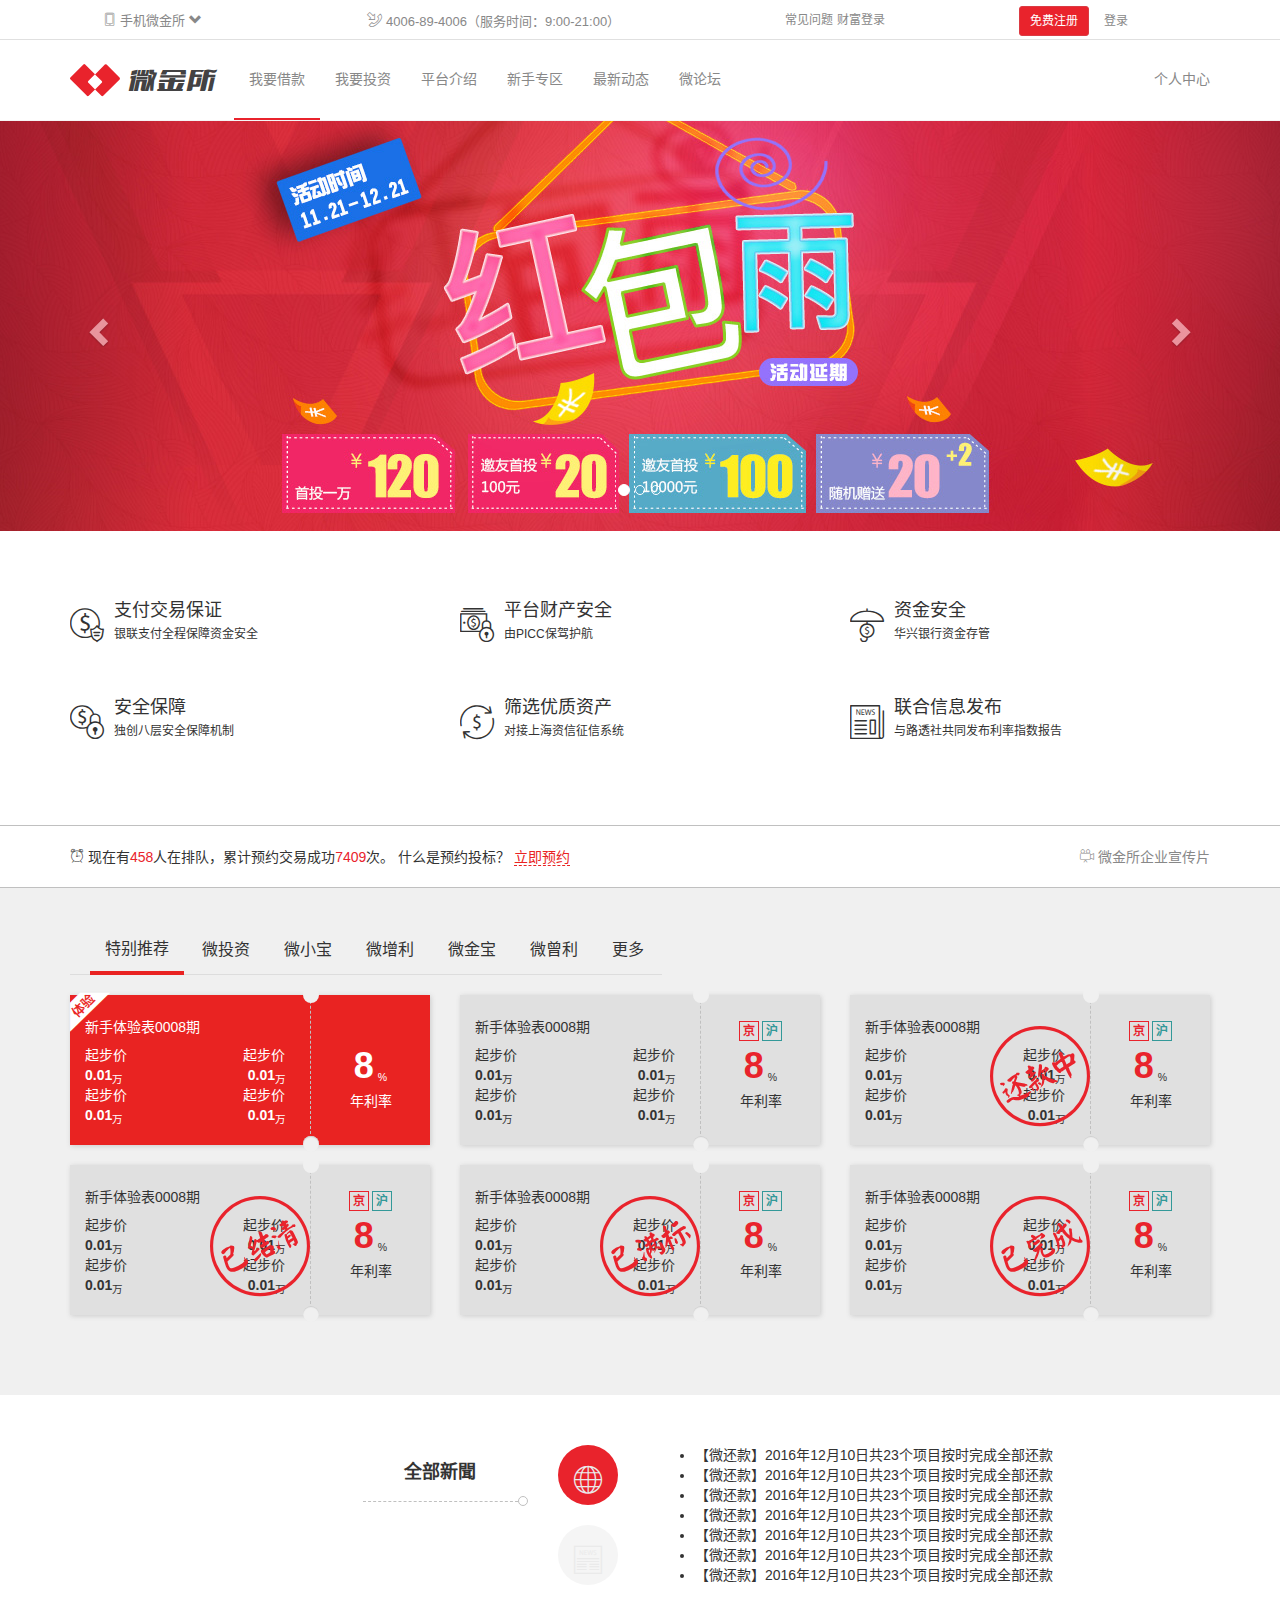
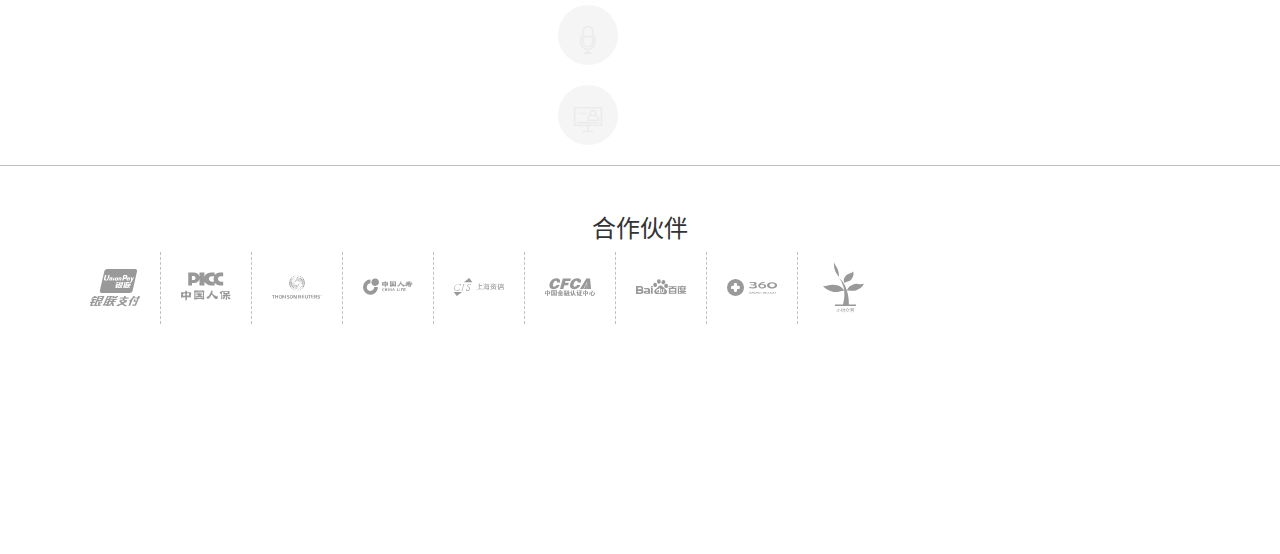
<file: index.html>
<!DOCTYPE html>
<html lang="zh-CN">
  <head>
   <!-- 设置当前html文档的字符编码 -->
    <meta charset="utf-8">
    <!-- 设置浏览器的兼容模式版本（让IE最新的渲染引擎工作） -->
     <meta http-equiv="X-UA-Compatible" content="IE=edge">
   
    <!-- 声明当前网页在移动端浏览器中展示相关设置 -->
    <meta name="viewport" content="width=device-width, initial-scale=1">
    <!-- 上述3个meta标签*必须*放在最前面，任何其他内容都*必须*跟随其后！ -->
    <title>传智播客</title>

    <!-- 引入Bootstrap 列表-->
    <link href="lib/bootstrap/css/bootstrap.css" rel="stylesheet">
	<!-- 条件注释：是当判断条件满足时，就会执行注释中的HTML代码，不满足时会当做注释忽略掉 -->
 
    <!--[if lt IE 9]>
      <script src="lib/bootstrap/html5shiv/3.7.2/html5shiv.min.js"></script>
      <script src="lib/bootstrap/respond.js/1.4.2/respond.min.js"></script>
    <![endif]-->
     <link href="css/main.css" rel="stylesheet">
  </head>
  <body>
  	<!-- 头部区域 -->
    <header id="header">
       <!--  <div class="topbar hidden-sm hidden-xs"> -->
        <div class="topbar visible-md visible-lg">
          <div class="container">
              <div class="row">
                <div class="col-md-2 text-center">
                  <a href="#" class="mobile-link">
                    <i class="icon-mobilephone"></i>
                    <span>手机微金所</span>
                    <i class=" glyphicon glyphicon-chevron-down"></i>
                    <img src="img/c_06.jpg" alt="扫一扫">
                  </a>
                </div>
                <div class="col-md-5 text-center">
                  <i class="icon-telephone"></i>
                  <span>4006-89-4006（服务时间：9:00-21:00）</span>
                </div>
                <div class="col-md-2 text-center">
                   <a href="#">常见问题</a>
                   <a href="#">财富登录</a>
                </div>
                <div class="col-md-3 text-center">
                  <a href="#" class="btn btn-register btn-sm">免费注册</a>
                 <a href="#" class="btn btn-link btn-sm"  data-toggle="modal" data-target="#login-form">登录</a>
                </div>
              </div>

          </div> 
        </div>
        <nav class="navbar navbar-itcast navbar-static-top"  data-spy="affix" data-offset-top="60" data-offset-bottom="200">
          <div class="container">
            <div class="navbar-header">
              <button type="button" class="navbar-toggle collapsed" data-toggle="collapse" data-target="#bs-example-navbar-collapse-1" aria-expanded="false">
              <span class="sr-only">切换菜单</span>
              <span class="icon-bar"></span>
              <span class="icon-bar"></span>
              <span class="icon-bar"></span>
              </button>
              <a class="navbar-brand" href="#">
                <i class="icon-icon"></i>
                <i class="icon-logo"></i>
              </a>
             </div>  
              <div class="collapse navbar-collapse" id="bs-example-navbar-collapse-1">
                <ul class="nav navbar-nav">
                <li class="active"><a href="#">我要借款</a></li>
                <li><a href="#">我要投资</a></li>
                <li><a href="#">平台介绍</a></li>
                <li><a href="#">新手专区</a></li>
                <li><a href="#">最新动态</a></li>
                <li><a href="#">微论坛</a></li>
              </ul>
              <ul class="nav navbar-nav navbar-right hidden-sm"><li><a href="#">个人中心</a></li></ul>
              </div>
           
          </div>
        </nav>
    </header>
     <!--  /头部区域 -->
      <!--  轮播通栏 -->
      <section id="main_ad">
        <div id="carousel-example-generic" class="carousel slide" data-ride="carousel">
            <!-- 下面的笑点，活动指示器 -->
            <ol class="carousel-indicators">
              <li data-target="#carousel-example-generic" data-slide-to="0" class="active"></li>
              <li data-target="#carousel-example-generic" data-slide-to="1"></li>
              <li data-target="#carousel-example-generic" data-slide-to="2"></li>
            </ol>

            <!-- 轮播项 -->
            <div class="carousel-inner" role="listbox">
              <div class="item active" data-image-lg="img/slide_01_2000x410.jpg" data-image-xs="img/slide_01_640x340.jpg"></div>
              <div class="item" data-image-lg="img/slide_02_2000x410.jpg" data-image-xs="img/slide_02_640x340.jpg"></div>
              <div class="item" data-image-lg="img/slide_03_2000x410.jpg" data-image-xs="img/slide_03_640x340.jpg"></div>
            </div>

            <!-- 控制按钮 -->
            <a class="left carousel-control" href="#carousel-example-generic" role="button" data-slide="prev">
              <span class="glyphicon glyphicon-chevron-left" aria-hidden="true"></span>
              <span class="sr-only">Previous</span>
            </a>
            <a class="right carousel-control" href="#carousel-example-generic" role="button" data-slide="next">
              <span class="glyphicon glyphicon-chevron-right" aria-hidden="true"></span>
              <span class="sr-only">Next</span>
            </a>
        </div>
      </section>
      <!--  /轮播通栏 -->
       <!--  特色介绍 -->
      <section id='tese' class="hidden-xs">
        <div class="container">
          <div class="row">
            <div class="col-sm-6 col-md-4">
              <div class="media">
                  <a href="#">
                    <div class="media-left">
                     <i class="icon-uniE907"></i>
                    </div>
                    <div class="media-body">
                      <h4 class="media-heading">支付交易保证</h4>
                      <p>银联支付全程保障资金安全</p>
                    </div>
                  </a>   
              </div>
            </div>
            <div class="col-sm-6 col-md-4">
              <div class="media">
                  <a href="#">
                    <div class="media-left">
                     <i class="icon-uniE903"></i>
                    </div>
                    <div class="media-body">
                      <h4 class="media-heading">平台财产安全</h4>
                      <p>由PICC保驾护航</p> 
                    </div>
                  </a>   
              </div>
            </div>
            <div class="col-sm-6 col-md-4">
              <div class="media">
                  <a href="#">
                    <div class="media-left">
                     <i class="icon-uniE901"></i>
                    </div>
                    <div class="media-body">
                      <h4 class="media-heading">资金安全</h4>
                      <p>华兴银行资金存管</p>
                    </div>
                  </a>   
              </div>
            </div>
            <div class="col-sm-6 col-md-4">
              <div class="media">
                  <a href="#">
                    <div class="media-left">
                     <i class="icon-uniE900"></i>
                    </div>
                    <div class="media-body">
                      <h4 class="media-heading">安全保障</h4>
                      <p>独创八层安全保障机制</p>
                    </div>
                  </a>   
              </div>
            </div>
            <div class="col-sm-6 col-md-4">
              <div class="media">
                  <a href="#">
                    <div class="media-left">
                     <i class="icon-uniE904"></i>
                    </div>
                    <div class="media-body">
                      <h4 class="media-heading">筛选优质资产</h4>
                      <p>对接上海资信征信系统</p>
                    </div>
                  </a>   
              </div>
            </div>
            <div class="col-sm-6 col-md-4">
              <div class="media">
                  <a href="#">
                    <div class="media-left">
                     <i class="icon-uniE902"></i>
                    </div>
                    <div class="media-body">
                      <h4 class="media-heading">联合信息发布</h4>
                      <p>与路透社共同发布利率指数报告</p>
                    </div>
                  </a>   
              </div>
            </div>
          </div>
        </div>
      </section>
      <!--  /特色介绍 -->
       <!--  立即预约 -->
      <section id="ljyy">
        <div class="container">
          <p class="pull-left">
            <i class="icon-uniE906"></i>
            现在有<span>458</span>人在排队，累计预约交易成功<span>7409</span>次。 什么是预约投标？ 
            <a href="#">立即预约</a>
          </p>
           <p class="pull-right hidden-sm hidden-xs">
               <a href="#">
                 <i class="icon-uniE905"></i>
                 微金所企业宣传片
               </a>
            </p>
        </div>
      </section>
      <!--  /立即预约 -->
       <!--  产品推荐 -->
      <section id="products">
        <div class="container">
          <!-- 
            1.给ul加一个横向容器，这个容器有横向滚动条
            2.动态设置ul的宽度，这个宽度由内容决定
            width=sum{li。width}
           -->
           <!-- 选项卡标题 -->
          <div class="ul-wrapper">
            <ul class="nav nav-tabs" role="tablist">
              <li role="presentation" class="active"><a href="#tab_01" aria-controls="tab_01" role="tab" data-toggle="tab">特别推荐</a></li>
              <li role="presentation"><a href="#tab_02" aria-controls="tab_02" role="tab" data-toggle="tab">微投资</a></li>
              <li role="presentation"><a href="#tab_03" aria-controls="tab_03" role="tab" data-toggle="tab">微小宝</a></li>
              <li role="presentation"><a href="#tab_04" aria-controls="tab_04" role="tab" data-toggle="tab">微增利</a></li>
                <li role="presentation"><a href="#tab_05" aria-controls="tab_04" role="tab" data-toggle="tab">微金宝</a></li>
                <li role="presentation"><a href="#tab_06" aria-controls="tab_04" role="tab" data-toggle="tab">微曾利</a></li>
              <li class="pull-right hidden-xs hidden-sm"><a href="#">更多</a></li>
            </ul>
          </div>


          <!-- 所有的选项卡内容 -->
            <div class="tab-content" >
              <div role="tabpanel" class="tab-pane  fade in active" id="tab_01">
                
                    <div class="row">
                      <div class="col-xs-12 col-sm-6 col-md-4">
                          <div class="panel panel-czbk actived">
                            <div class="panel-heading">
                              <p>
                                <strong>8</strong>
                                <sub>%</sub>
                                <br>
                                <span>年利率</span>
                              </p>
                            </div>
                              <div class="panel-body">
                                <h5>新手体验表0008期</h5>
                                <div class="row">
                                  <div class="col-xs-6 text-left">
                                    <p>起步价</p>
                                    <p><strong>0.01</strong><sub>万</sub></p>
                                  </div>
                                  <div class="col-xs-6 text-right">
                                    <p>起步价</p>
                                    <p><strong>0.01</strong><sub>万</sub></p>
                                  </div>
                                  <div class="col-xs-6 text-left">
                                    <p>起步价</p>
                                    <p><strong>0.01</strong><sub>万</sub></p>
                                  </div>
                                  <div class="col-xs-6 text-right">
                                    <p>起步价</p>
                                    <p><strong>0.01</strong><sub>万</sub></p>
                                  </div>
                              </div>
                              </div>
                          </div>
                      </div>
                        <div class="col-xs-12 col-sm-6 col-md-4">

                        <div class="panel panel-czbk disabled">
                            <div class="panel-heading">
                            <p class="tooltips">
                              <a class="badge badge-one" data-toggle="tooltip" data-placement="top" title="北京市" href="#" >京</a>
                              <a class="badge badge-two" data-toggle="tooltip" data-placement="top" title="实地认证" href="#">沪</a>
                            </p>
                              <p>
                                <strong>8</strong>
                                <sub>%</sub>
                                <br>
                                <span>年利率</span>
                              </p>
                            </div>
                              <div class="panel-body">
                                <h5>新手体验表0008期</h5>
                                <div class="row">
                                  <div class="col-xs-6 text-left">
                                    <p>起步价</p>
                                    <p><strong>0.01</strong><sub>万</sub></p>
                                  </div>
                                  <div class="col-xs-6 text-right">
                                    <p>起步价</p>
                                    <p><strong>0.01</strong><sub>万</sub></p>
                                  </div>
                                  <div class="col-xs-6 text-left">
                                    <p>起步价</p>
                                    <p><strong>0.01</strong><sub>万</sub></p>
                                  </div>
                                  <div class="col-xs-6 text-right">
                                    <p>起步价</p>
                                    <p><strong>0.01</strong><sub>万</sub></p>
                                  </div>
                              </div>
                              </div>
                        </div>
                      </div>
                      <div class="col-xs-12 col-sm-6 col-md-4">
                        <div class="state-1">
                            <div class="panel panel-czbk disabled">
                                <div class="panel-heading">
                                    <p class="tooltips">
                                        <a class="badge badge-one" data-toggle="tooltip" data-placement="top" title="北京市" href="#" >京</a>
                                        <a class="badge badge-two" data-toggle="tooltip" data-placement="top" title="实地认证" href="#">沪</a>
                                    </p>
                                    <p>
                                        <strong>8</strong>
                                        <sub>%</sub>
                                        <br>
                                        <span>年利率</span>
                                    </p>
                                </div>
                                <div class="panel-body">
                                    <h5>新手体验表0008期</h5>
                                    <div class="row">
                                        <div class="col-xs-6 text-left">
                                            <p>起步价</p>
                                            <p><strong>0.01</strong><sub>万</sub></p>
                                        </div>
                                        <div class="col-xs-6 text-right">
                                            <p>起步价</p>
                                            <p><strong>0.01</strong><sub>万</sub></p>
                                        </div>
                                        <div class="col-xs-6 text-left">
                                            <p>起步价</p>
                                            <p><strong>0.01</strong><sub>万</sub></p>
                                        </div>
                                        <div class="col-xs-6 text-right">
                                            <p>起步价</p>
                                            <p><strong>0.01</strong><sub>万</sub></p>
                                        </div>
                                    </div>
                                </div>
                            </div>
                        </div>
                      </div>
                      <div class="col-xs-12 col-sm-6 col-md-4">
                       <div class="state-2">
                          <div class="panel panel-czbk disabled">
                              <div class="panel-heading">
                                  <p class="tooltips">
                                      <a class="badge badge-one" data-toggle="tooltip" data-placement="top" title="北京市" href="#" >京</a>
                                      <a class="badge badge-two" data-toggle="tooltip" data-placement="top" title="实地认证" href="#">沪</a>
                                  </p>
                                  <p>
                                      <strong>8</strong>
                                      <sub>%</sub>
                                      <br>
                                      <span>年利率</span>
                                  </p>
                              </div>
                              <div class="panel-body">
                                  <h5>新手体验表0008期</h5>
                                  <div class="row">
                                      <div class="col-xs-6 text-left">
                                          <p>起步价</p>
                                          <p><strong>0.01</strong><sub>万</sub></p>
                                      </div>
                                      <div class="col-xs-6 text-right">
                                          <p>起步价</p>
                                          <p><strong>0.01</strong><sub>万</sub></p>
                                      </div>
                                      <div class="col-xs-6 text-left">
                                          <p>起步价</p>
                                          <p><strong>0.01</strong><sub>万</sub></p>
                                      </div>
                                      <div class="col-xs-6 text-right">
                                          <p>起步价</p>
                                          <p><strong>0.01</strong><sub>万</sub></p>
                                      </div>
                                  </div>
                              </div>
                          </div>
                      </div>
                      </div>
                    
                   <div class="col-xs-12 col-sm-6 col-md-4">
                        <div class="state-3">
                            <div class="panel panel-czbk disabled">
                                <div class="panel-heading">
                                    <p class="tooltips">
                                        <a class="badge badge-one" data-toggle="tooltip" data-placement="top" title="北京市" href="#" >京</a>
                                        <a class="badge badge-two" data-toggle="tooltip" data-placement="top" title="实地认证" href="#">沪</a>
                                    </p>
                                    <p>
                                        <strong>8</strong>
                                        <sub>%</sub>
                                        <br>
                                        <span>年利率</span>
                                    </p>
                                </div>
                                <div class="panel-body">
                                    <h5>新手体验表0008期</h5>
                                    <div class="row">
                                        <div class="col-xs-6 text-left">
                                            <p>起步价</p>
                                            <p><strong>0.01</strong><sub>万</sub></p>
                                        </div>
                                        <div class="col-xs-6 text-right">
                                            <p>起步价</p>
                                            <p><strong>0.01</strong><sub>万</sub></p>
                                        </div>
                                        <div class="col-xs-6 text-left">
                                            <p>起步价</p>
                                            <p><strong>0.01</strong><sub>万</sub></p>
                                        </div>
                                        <div class="col-xs-6 text-right">
                                            <p>起步价</p>
                                            <p><strong>0.01</strong><sub>万</sub></p>
                                        </div>
                                    </div>
                                </div>
                            </div>
                        </div>
                      </div>
                     <div class="col-xs-12 col-sm-6 col-md-4">
                         <div class="state-4">
                             <div class="panel panel-czbk disabled">
                                 <div class="panel-heading">
                                     <p class="tooltips">
                                         <a class="badge badge-one" data-toggle="tooltip" data-placement="top" title="北京市" href="#" >京</a>
                                         <a class="badge badge-two" data-toggle="tooltip" data-placement="top" title="实地认证" href="#">沪</a>
                                     </p>
                                     <p>
                                         <strong>8</strong>
                                         <sub>%</sub>
                                         <br>
                                         <span>年利率</span>
                                     </p>
                                 </div>
                                 <div class="panel-body">
                                     <h5>新手体验表0008期</h5>
                                     <div class="row">
                                         <div class="col-xs-6 text-left">
                                             <p>起步价</p>
                                             <p><strong>0.01</strong><sub>万</sub></p>
                                         </div>
                                         <div class="col-xs-6 text-right">
                                             <p>起步价</p>
                                             <p><strong>0.01</strong><sub>万</sub></p>
                                         </div>
                                         <div class="col-xs-6 text-left">
                                             <p>起步价</p>
                                             <p><strong>0.01</strong><sub>万</sub></p>
                                         </div>
                                         <div class="col-xs-6 text-right">
                                             <p>起步价</p>
                                             <p><strong>0.01</strong><sub>万</sub></p>
                                         </div>
                                     </div>
                                 </div>
                             </div>
                         </div>
                      </div>

                    </div>
              </div>
              <div role="tabpanel" class="tab-pane fade" id="tab_02">...</div>
              <div role="tabpanel" class="tab-pane fade" id="tab_03">...</div>
              <div role="tabpanel" class="tab-pane fade" id="tab_04">...</div>
              <div role="tabpanel" class="tab-pane fade" id="tab_05">...</div>
                <div role="tabpanel" class="tab-pane fade" id="tab_06">...</div>
            </div>
        </div>
      </section>
      <!--  /产品推荐 -->
      <!--  新闻列表 --> 
      <section id="news">
          <div class="container">
              <div class="row">
                  <div class="col-sm-2 col-sm-offset-3">
                      <div class="news-title">
                         全部新聞
                      </div>
                  </div>
                  <div class="col-sm-1">
                      <ul class="nav nav-pills nav-stacked" role="tablist">
                          <li role="presentation" class="active"><a href="#news—01"  data-title="全部新聞" data-toggle="tab"><i class="icon-news01"></i></a></li>
                          <li role="presentation" ><a href="#news02"  data-title="媒體報道" data-toggle="tab" ><i class="icon-news02" ></i></a></li>
                          <li role="presentation" ><a href="#news03" data-title="微金所頭條" data-toggle="tab" ><i class="icon-news03"></i></a></li>
                          <li role="presentation"  ><a href="#news04" data-title="行業資訊" data-toggle="tab"><i class="icon-news04"></i></a></li>
                      </ul>
                  </div>
                  <div class="col-sm-6">
                      <div class="tab-content">
                          <div role="tabpanel" class="tab-pane active fade in" id="news01">
                            <ul>
                              <li>【微还款】2016年12月10日共23个项目按时完成全部还款</li>
                              <li>【微还款】2016年12月10日共23个项目按时完成全部还款</li>
                              <li>【微还款】2016年12月10日共23个项目按时完成全部还款</li>
                              <li>【微还款】2016年12月10日共23个项目按时完成全部还款</li>
                              <li>【微还款】2016年12月10日共23个项目按时完成全部还款</li>
                              <li>【微还款】2016年12月10日共23个项目按时完成全部还款</li>
                              <li>【微还款】2016年12月10日共23个项目按时完成全部还款</li>
                            </ul>
                          </div>
                          <div role="tabpanel" class="tab-pane fade" id="news02">
                            <ul>
                              <li>【微还款】2016年12月10日共23个项目按时完成全部还款</li>
                              <li>【微还款】2016年12月10日共23个项目按时完成全部还款</li>
                              <li>【微还款】2016年12月10日共23个项目按时完成全部还款</li>
                              <li>【微还款】2016年12月10日共23个项目按时完成全部还款</li>
                              <li>【微还款】2016年12月10日共23个项目按时完成全部还款</li>
                              <li>【微还款】2016年12月10日共23个项目按时完成全部还款</li>
                              <li>【微还款】2016年12月10日共23个项目按时完成全部还款</li>
                            </ul>
                          </div>
                          <div role="tabpanel" class="tab-pane fade" id="news03">...</div>
                          <div role="tabpanel" class="tab-pane fade" id="news04">...</div>
                      </div>
                  </div>
              </div>
          </div>
      </section>
      <!--  /新闻列表 -->
       <!--  合作伙伴 -->
      <section id="partner" class="hidden-sm hidden-xs">
        <div class="container text-center center-block">
            <h3>合作伙伴</h3>
          <ul class="partner-list">
            <li>
              <a class="icon-uniE930" href="http://www.chinapay.com/" target="_blank"></a>
            </li>
            <li>
              <a class="icon-uniE92F" href="http://www.chinapay.com/" target="_blank"></a>
            </li>
            <li>
              <a class="icon-uniE92E" href="http://www.chinapay.com/" target="_blank"></a>
            </li>
            <li>
              <a class="icon-uniE92A" href="http://www.chinapay.com/" target="_blank"></a>
            </li>
            <li>
              <a class="icon-uniE929" href="http://www.chinapay.com/" target="_blank"></a>
            </li>
            <li>
              <a class="icon-uniE931" href="http://www.chinapay.com/" target="_blank"></a>
            </li>
            <li>
              <a class="icon-uniE92C" href="http://www.chinapay.com/" target="_blank"></a>
            </li>
            <li>
              <a class="icon-uniE92B" href="http://www.chinapay.com/" target="_blank"></a>
            </li>
            <li>
              <a class="icon-uniE92D" href="http://www.chinapay.com/" target="_blank"></a>
            </li>
          </ul>
        </div>
      </section>
      <!--  /合作伙伴 -->
       <!--  脚注区域-->
      <footer id="footer"></footer>

       <!--  /脚注区域 -->
       <!-- Modal -->
      <div class="modal fade" id="login-form" tabindex="-1" role="dialog" aria-labelledby="login-form-title">
        <div class="modal-dialog" role="document">
          <div class="modal-content">
            <div class="modal-header">
              <button type="button" class="close" data-dismiss="modal" aria-label="Close"><span aria-hidden="true">&times;</span></button>
              <h4 class="modal-title" id="login-form-title">登录</h4>
            </div>
            <div class="modal-body">
             <form class="form-horizontal">
                  <div class="form-group">
                    <label for="inputEmail3" class="col-sm-2 control-label">Email</label>
                    <div class="col-sm-10">
                      <input type="email" class="form-control" id="inputEmail3" placeholder="Email">
                    </div>
                  </div>
                  <div class="form-group">
                    <label for="inputPassword3" class="col-sm-2 control-label">Password</label>
                    <div class="col-sm-10">
                      <input type="password" class="form-control" id="inputPassword3" placeholder="Password">
                    </div>
                  </div>
                  <div class="form-group">
                    <div class="col-sm-offset-2 col-sm-10">
                      <div class="checkbox">
                        <label>
                          <input type="checkbox"> Remember me
                        </label>
                      </div>
                    </div>
                  </div>
                  <div class="form-group">
                    <div class="col-sm-offset-2 col-sm-10">
                      <button type="submit" class="btn btn-default">Sign in</button>
                    </div>
                  </div>
                </form>
            </div>
          </div>
        </div>
      </div>

    <script src="lib/jquery/jquery.js"></script>
    <script src="lib/bootstrap/js/bootstrap.js"></script>
    <script src="js/main.js"></script>
  </body>
</html>
</file>
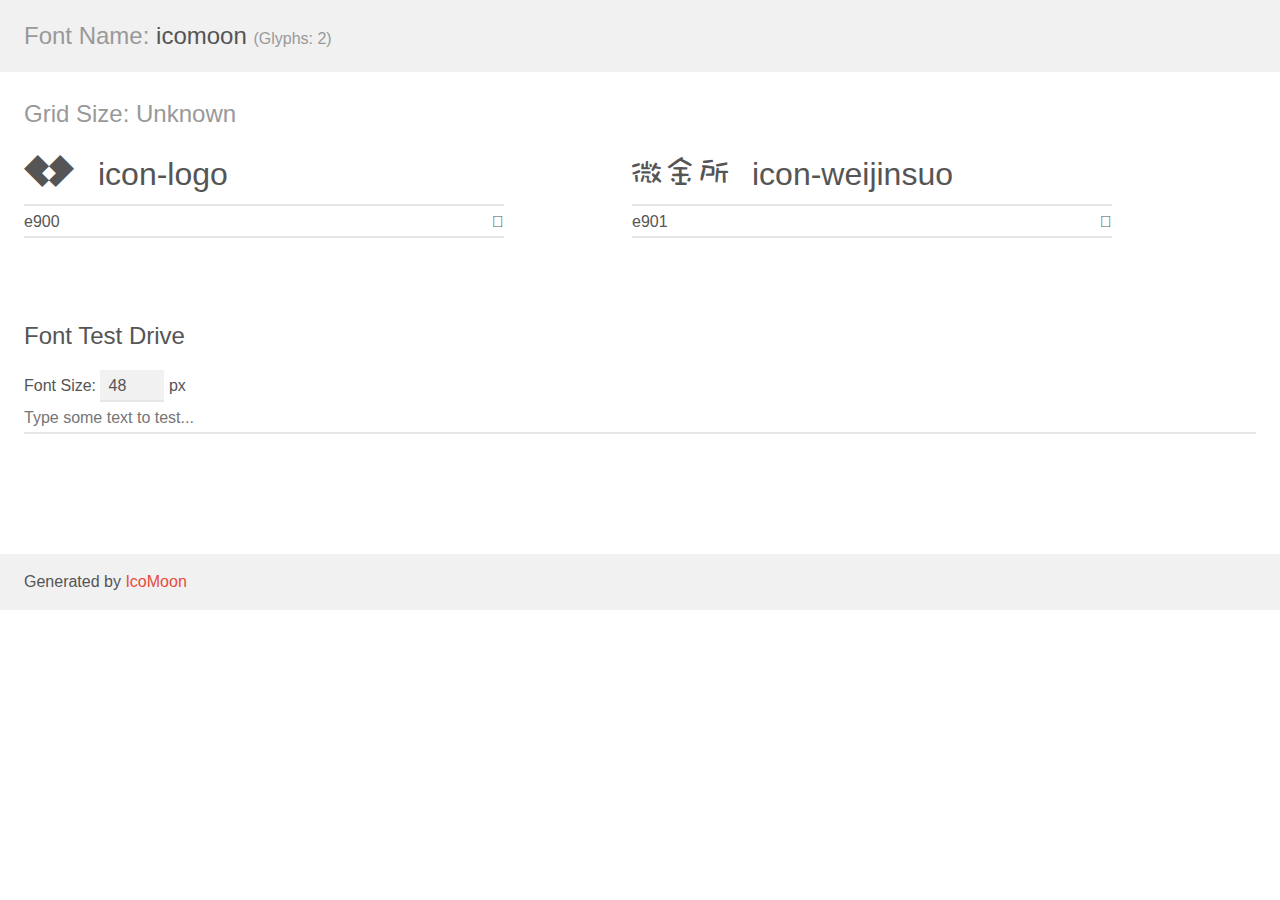
<file: font/icomoon/demo.html>
<!doctype html>
<html>
<head>
    <meta charset="utf-8">
    <title>IcoMoon Demo</title>
    <meta name="description" content="An Icon Font Generated By IcoMoon.io">
    <meta name="viewport" content="width=device-width, initial-scale=1">
    <link rel="stylesheet" href="demo-files/demo.css">
    <link rel="stylesheet" href="style.css"></head>
<body>
    <div class="bgc1 clearfix">
        <h1 class="mhmm mvm"><span class="fgc1">Font Name:</span> icomoon <small class="fgc1">(Glyphs:&nbsp;2)</small></h1>
    </div>
    <div class="clearfix mhl ptl">
        <h1 class="mvm mtn fgc1">Grid Size: Unknown</h1>
        <div class="glyph fs1">
            <div class="clearfix bshadow0 pbs">
                <span class="icon-logo">
                
                </span>
                <span class="mls"> icon-logo</span>
            </div>
            <fieldset class="fs0 size1of1 clearfix hidden-false">
                <input type="text" readonly value="e900" class="unit size1of2" />
                <input type="text" maxlength="1" readonly value="&#xe900;" class="unitRight size1of2 talign-right" />
            </fieldset>
            <div class="fs0 bshadow0 clearfix hidden-true">
                <span class="unit pvs fgc1">liga: </span>
                <input type="text" readonly value="" class="liga unitRight" />
            </div>
        </div>
        <div class="glyph fs1">
            <div class="clearfix bshadow0 pbs">
                <span class="icon-weijinsuo">
                
                </span>
                <span class="mls"> icon-weijinsuo</span>
            </div>
            <fieldset class="fs0 size1of1 clearfix hidden-false">
                <input type="text" readonly value="e901" class="unit size1of2" />
                <input type="text" maxlength="1" readonly value="&#xe901;" class="unitRight size1of2 talign-right" />
            </fieldset>
            <div class="fs0 bshadow0 clearfix hidden-true">
                <span class="unit pvs fgc1">liga: </span>
                <input type="text" readonly value="" class="liga unitRight" />
            </div>
        </div>
  </div>

    <!--[if gt IE 8]><!-->
    <div class="mhl clearfix mbl">
        <h1>Font Test Drive</h1>
        <label>
            Font Size: <input id="fontSize" type="number" class="textbox0 mbm"
            min="8" value="48" />
            px
        </label>
        <input id="testText" type="text" class="phl size1of1 mvl"
        placeholder="Type some text to test..." value=""/>
        </label>
        <div id="testDrive" class="icon-">&nbsp;
        </div>
    </div>
    <!--<![endif]-->
    <div class="bgc1 clearfix">
        <p class="mhl">Generated by <a href="https://icomoon.io/app">IcoMoon</a></p>
    </div>

    <script src="demo-files/demo.js"></script>
</body>
</html>
</file>
<file: css/main.css>
/* @Author: Administrator
* @Date:   2016-08-13 19:29:14
* @Last Modified by:   Administrator
* @Last Modified time: 2016-08-19 15:04:47
*/
/* Ã¨â€¡ÂªÃ¥Â·Â±Ã¥â€ â„¢Ã§Å¡â€žcss */
/**
 *Ã¥â€¦Â¬Ã¥â€¦Â±Ã¦Â Â·Ã¥Â¼Â 
*/
body{
  font-family: "Helvetica Neue", Helvetica, Microsoft Yahei, Hiragino Sans GB, WenQuanYi Micro Hei, sans-serif;
}
a{
  font-size: 12px;
  color: #888;
  
}
a:hover{
  text-decoration: none;
}
@font-face{
  font-family:'weijinsuo' ;
  src: url('../font/MiFie-Web-Font.eot') format('embedded-opentype'),
  url('../font/MiFie-Web-Font.svg')  format('svg'),
  url('../font/MiFie-Web-Font.ttf')  format('truetype'),
  url('../font/MiFie-Web-Font.woff')  format('woff');
}
[class^="icon-"],[class*=" icon-"] {
  font-family:'weijinsuo' ;
  font-style: normal;
}
.icon-mobilephone::before {
  content: "\e908";
  font-size: 13px;
}

.icon-telephone::before {
  content: "\e909";
  font-size: 15px;
}
.icon-logo::before {
  content: "\e93e";
}
.icon-icon::before {
  content: "\e920";
}
/**
 * Bootstrap Ã¨â€¡ÂªÃ¥Â®Å¡Ã¤Â¹â€°Ã¦Â Â·Ã¥Â¼Â
 */

/* btnÃ¨â€¡ÂªÃ¥Â®Å¡Ã¤Â¹â€°Ã¦Â Â·Ã¥Â¼Â */
.panel-czbk {
  border: 0;
  box-shadow: 1px 1px 5px #ccc;
  border-radius: 0;
}
.panel-czbk.actived{
  background-color: #e92322;
  color: #fff;
}
.panel-czbk.actived::before{
  content: '\e915';
  font-family:'weijinsuo';
  font-style: normal;
  font-size: 40px;
  position: absolute;
  top: -11px;
  left: 15px;
}
.panel-czbk.actived .panel-heading strong{
    color: #fff;
}
.panel-czbk .panel-heading strong {
    color: #e9232c;
    font-size: 36px;
}
.panel-czbk .panel-heading .tooltips{
  position: absolute;
  width: 100%;
  text-align: center;
  top: 25px;
}
.panel-czbk .panel-heading .badge{
  display: inline-block;
  width: 20px;
  height: 20px;
  border-width: 1px;
  border-style: solid;
  background-color: transparent;
  border-radius: 0;
  padding: 3px;
}
.panel-czbk .panel-heading .badge-one{
  border-color:#e9232c ;
  color: #e9232c;
 
}
.panel-czbk .panel-heading .badge-two{
 border-color:#399 ;
  color: #399;
}
.panel-czbk.disabled{
   background-color: #e0e0e0;
}

.panel-czbk > .panel-heading {
  /* color: #333; */
  /* background-color: #f5f5f5; */
  /* border-color: #ddd; */
  float: right;
  width: 120px;
  height: 150px;
  padding: 45px 0 35px;
  border-left: 1px dashed #c0c0c0;
  text-align: center;
  position: relative;
}
.panel-czbk > .panel-heading::before,
.panel-czbk > .panel-heading::after{
    content: '';
    width: 16px;
    height: 16px;
    border-radius: 8px;
    background-color: #f0f0f0;
    position: absolute;

}
.panel-czbk > .panel-heading::before{
  
top: -8px;
  
left: -8px;
}
.panel-czbk > .panel-heading::after{
  
bottom: -8px;
  
left: -8px;
  
box-shadow: 0px 1px 1px #ccc inset;
}
.panel-czbk > .panel-body {
 margin-right: 130px;
 height: 150px;
}
.panel-czbk > .panel-heading + .panel-collapse > .panel-body {
  border-top-color: #ddd;
}

#header .btn-register { 
  color: #FFFFFF; 
  background-color: #E9232C; 
  border-color: #DB3B43; 
} 
 
.btn-register:hover, 
.btn-register:focus, 
.btn-register:active, 
.btn-register.active, 
.open .dropdown-toggle.btn-register { 
  color: #FFFFFF; 
  background-color: #E9232C; 
  border-color: #DB3B43; 
} 
 
.btn-register:active, 
.btn-register.active, 
.open .dropdown-toggle.btn-register { 
  background-image: none; 
} 
 
.btn-register.disabled, 
.btn-register[disabled], 
fieldset[disabled] .btn-register, 
.btn-register.disabled:hover, 
.btn-register[disabled]:hover, 
fieldset[disabled] .btn-register:hover, 
.btn-register.disabled:focus, 
.btn-register[disabled]:focus, 
fieldset[disabled] .btn-register:focus, 
.btn-register.disabled:active, 
.btn-register[disabled]:active, 
fieldset[disabled] .btn-register:active, 
.btn-register.disabled.active, 
.btn-register[disabled].active, 
fieldset[disabled] .btn-register.active { 
  background-color: #E9232C; 
  border-color: #DB3B43; 
} 
 
.btn-register .badge { 
  color: #E9232C; 
  background-color: #FFFFFF; 
}


/* Ã©Å“â‚¬Ã¤Â¿Â®Ã¦â€Â¹Ã§Å¡â€žÃ¦Â Â·Ã¥Â¼Â */
.navbar-itcast {
  background-color: #fff;
  border-color: #f5f5f5;
  /* height: 80px; */
  margin-bottom: 0;
  top: 0;
  width: 100%;
}
.navbar-itcast .navbar-brand {
  color: #777;
}
.navbar-itcast .navbar-brand:hover,
.navbar-itcast .navbar-brand:focus {
  color: #5e5e5e;
  background-color: transparent;
}
.navbar-itcast .navbar-text {
  color: #777;
}
.navbar-itcast .navbar-nav > li > a {
  color: #777;
  line-height: 48px;
  font-size: 14px;
}
.navbar-itcast .navbar-nav > li > a:hover,
.navbar-itcast .navbar-nav > li > a:focus {
  color: #333;
  background-color: transparent;
  border-bottom: 2px solid #E9232C;

}
.navbar-itcast .navbar-nav > .active > a,
.navbar-itcast .navbar-nav > .active > a:hover,
.navbar-itcast .navbar-nav > .active > a:focus {
  color: #555;
  background-color: #fff;
  border-bottom: 2px solid #E9232C;
}
.navbar-itcast .navbar-nav > .disabled > a,
.navbar-itcast .navbar-nav > .disabled > a:hover,
.navbar-itcast .navbar-nav > .disabled > a:focus {
  color: #ccc;
  background-color: transparent;
}
.navbar-itcast .navbar-toggle {
  border-color: #ddd;
      margin-top: 23px;
    margin-bottom: 23px;
}
.navbar-itcast .navbar-toggle:hover,
.navbar-itcast .navbar-toggle:focus {
  background-color: #ddd;
}
.navbar-itcast .navbar-toggle .icon-bar {
  background-color: #888;
}
.navbar-itcast .navbar-collapse,
.navbar-itcast .navbar-form {
  border-color: #e7e7e7;
}
.navbar-itcast .navbar-nav > .open > a,
.navbar-itcast .navbar-nav > .open > a:hover,
.navbar-itcast .navbar-nav > .open > a:focus {
  color: #555;
  background-color: #e7e7e7;
}
@media (max-width: 767px) {
  .navbar-itcast .navbar-nav .open .dropdown-menu > li > a {
    color: #777;
  }
  .navbar-itcast .navbar-nav .open .dropdown-menu > li > a:hover,
  .navbar-itcast .navbar-nav .open .dropdown-menu > li > a:focus {
    color: #333;
    background-color: transparent;
  }
  .navbar-itcast .navbar-nav .open .dropdown-menu > .active > a,
  .navbar-itcast .navbar-nav .open .dropdown-menu > .active > a:hover,
  .navbar-itcast .navbar-nav .open .dropdown-menu > .active > a:focus {
    color: #555;
    background-color: #e7e7e7;
  }
  .navbar-itcast .navbar-nav .open .dropdown-menu > .disabled > a,
  .navbar-itcast .navbar-nav .open .dropdown-menu > .disabled > a:hover,
  .navbar-itcast .navbar-nav .open .dropdown-menu > .disabled > a:focus {
    color: #ccc;
    background-color: transparent;
  }
}
.navbar-itcast .navbar-link {
  color: #777;
}
.navbar-itcast .navbar-link:hover {
  color: #333;
}
.navbar-itcast .btn-link {
  color: #777;
}
.navbar-itcast .btn-link:hover,
.navbar-itcast .btn-link:focus {
  color: #333;
}
.navbar-itcast .btn-link[disabled]:hover,
fieldset[disabled] .navbar-itcast .btn-link:hover,
.navbar-itcast .btn-link[disabled]:focus,
fieldset[disabled] .navbar-itcast .btn-link:focus {
  color: #ccc;
}
/**
 * ç½‘ç«™ç‰¹è‰²
   */
  #tese{
      padding:50px 0;
      border-bottom: 1px solid #c0c0c0;
  }
  #tese i{
    font-size: 34px;
  }
  #tese > .container > .row > div{
 margin-bottom:20px;
 margin-top: 20px;

}
  #tese > .container a{
    color: #333;
  }
  #tese > .container a:hover{
    color: #e61e25;
  }
  .icon-uniE907:before {
    content: "\e907";
  }
  .icon-uniE903:before {
    content: "\e903";
  }
  .icon-uniE901:before {
    content: "\e901";
}
.icon-uniE900:before {
    content: "\e900";
}
.icon-uniE904:before {
    content: "\e904";
}
.icon-uniE902:before {
    content: "\e902";
}
 /*  #tese > .container > .row > div{
  height: 50px;
  background-color: #f40;
}
 #tese > .container > .row > div:nth-of-type(2n){

  background-color: #4f0;
} */


/**
 * ç«‹å³é¢„çº¦
 * 
 */
#ljyy{
   border-bottom: 1px solid #c0c0c0;
   padding: 20px 0;
}
#ljyy > .container > p{
   /* line-height: 50px; */
   font-size: 14px;
   margin-bottom: 0; 
}
#ljyy > .container >p > span{
   color: #E9232C;

}
#ljyy > .container >.pull-left> a{
   color: #e92322;
   font-size: 14px;
}
#ljyy > .container >.pull-right> a{
   font-size: 14px;
}
#ljyy > .container >.pull-right> a:hover{
   color: #E9232C;
}

#ljyy > .container > .pull-left > a {
    border-bottom: 1px dashed #e92322;

}
.icon-uniE906:before {
    content: "\e906";

}
.icon-uniE905:before {
    content: "\e905";
}
/**
 * products
 */
#products{
  padding: 40px 0;
  background-color: #f0f0f0;
}
#products>.container>.tab-content{
  padding: 20px 0;

}
#products>.container>.tab-content p {
    margin-bottom: 0px
}
.state-1::after{
    content: "\e925";
}
.state-2::after{
    content: "\e926";
}
.state-3::after{
    content: "\e927";
}
.state-4::after{
    content: "\e928";
}

.state-1::after,.state-2::after, .state-3::after, .state-4::after{
    font-family: weijinsuo;
    font-size: 100px;
    color: #e9232c;
    position: absolute;
    top: 10px;
    right: 135px;
}


#products > .container >.ul-wrapper{
 overflow-x: scroll;
}
#products > .container >.ul-wrapper>  .nav-tabs {
    padding-left: 20px;
}


#products > .container > .ul-wrapper> .nav-tabs > li{

}
#products > .container >.ul-wrapper>.nav-tabs > li > a{
font-size: 16px;
color: #333;
}
#products > .container >.ul-wrapper>  .nav-tabs > li>a:hover{
color: #222;
}
#products > .container >.ul-wrapper>  .nav-tabs > li.active{

}
#products > .container >.ul-wrapper>  .nav-tabs > li.active>a{
background-color: transparent;
border: 0;
border-bottom: 4px solid #e92322;
}
/**
 * 新闻
*/
#news{
    padding-top: 50px;
    border-bottom:1px solid #c0c0c0;
}
#news .news-title{
    padding: 15px 0px;
    border-bottom: 1px dashed #c0c0c0;
    font-size:18px ;
    font-weight: 700;
    text-align: center;
    position: relative;
    margin-right: 10px;
}
#news .news-title::after{
    content: '';
    position: absolute;
    right: -10px;
    bottom: -5px;
    width: 10px;
    height: 10px;
    border:1px solid #c0c0c0;
    border-radius: 5px;

}
#news .nav-pills > li > a {
    background-color: #f5f5f5;
    width: 60px;
    height: 60px;
    border-radius: 30px;
    text-align: center;
    padding: 15px;
    margin-right: 20px;
    margin-bottom: 20px;
}
#news .nav-pills > li > a:hover, #news .nav-pills > li.active > a ,#news .nav-pills > li.active > a:focus {
    background-color: #e9232c;
}
@media(max-width: 768px){
   #news .nav-stacked > li {
    float: left;
  }
}
.icon-news01:before {
    content: "\e90e";
    font-size: 28px;
    color: #EAEAEA;
}
.icon-news02:before {
    content: "\e90f";
    font-size: 28px;
    color: #EAEAEA;
}

.icon-news03:before {
    content: "\e910";
    font-size: 28px;
    color: #EAEAEA;
}

.icon-news04:before {
    content: "\e911";
    font-size: 28px;
    color: #EAEAEA;
}
/**
 * 合作伙伴
 */
#partner{
  padding: 30px 0;
}

#partner ul{
  margin: 0;
  padding: 0;
  width: 818px;
  position: relative;
  overflow: hidden;
}
#partner ul li{
  list-style: none;
  float: left;
}
#partner ul li+li{
  border-left: 1px dashed #c0c0c0;
}
.partner-list > li > a {
  color: #999;
  font-size: 50px;
  padding: 10px 20px;
}

.partner-list > li > a:hover {
  text-decoration: none;
}

.icon-uniE930:hover {
  color: #df3232;
}

.icon-uniE930:before {
  content: "\e946";
}

.icon-uniE92F:hover {
  color: #e8380d;
}

.icon-uniE92F:before {
  content: "\e92f";
}

.icon-uniE92E:hover {
  color: #ed6f00;
}

.icon-uniE92E:before {
  content: "\e92e";
}

.icon-uniE92A:hover {
  color: #159f69;
}

.icon-uniE92A:before {
  content: "\e92a";
}

.icon-uniE929:hover {
  color: #07569e;
}

.icon-uniE929:before {
  content: "\e929";
}

.icon-uniE931:hover {
  color: #004098;
}

.icon-uniE931:before {
  content: "\e931";
}

.icon-uniE92C:hover {
  color: #d32019;
}

.icon-uniE92C:before {
  content: "\e92c";
}

.icon-uniE92B:hover {
  color: #3eac4a;
}

.icon-uniE92B:before {
  content: "\e92b";
}

.icon-uniE92D:hover {
  color: #2bb289;
}

.icon-uniE92D:before {
  content: "\e92d";
}




/**
 * Ã¥Â¤Â´Ã©Æ’Â¨Ã¥Å’ÂºÃ¥Å¸Å¸
*/
#header{
	/* height: 200px; */

}
#header a {
    color: #888;
}
 #header .mobile-link:hover{
	text-decoration: none;

} 
 #header .mobile-link{
	font-size: 13px;
	color: #888;
	text-decoration: none;

} 
#header .mobile-link>img{
	display: none;
	position: absolute;
	top: 38px;
	left: 50%;
	margin-left: -60px;
	z-index: 1001;
	
}
#header .mobile-link:hover>img{
	display: block;

}
#header>.topbar{
	height: 40px;
	line-height: 40px;
	border-bottom: 1px solid #e0e0e0;

}
#header>.topbar> .container> .row > div{
	height: 40px;
	font-size: 13px;
	color: #888;
	
}
#header .icon-icon{
	color: #E9232C;
    font-size: 50px;
    line-height: 50px;
    vertical-align: middle;
   
   
}
#header .icon-logo{
	color: #434243;
    font-size: 36px;
    line-height: 50px;
    vertical-align: middle;
   
}
/* #header>.topbar> .container> .row > div+div{
	border-left: 1px solid #e0e0e0;
	
}
  */
/**
 * é€šæ å¹¿å‘Šè½®æ’­
*/
#carousel-example-generic{

}
#carousel-example-generic>.carousel-inner>.item{
	background-position: center center;
	background-repeat: no-repeat;
	background-size: cover;

}
/* ä»€ä¹ˆæ—¶å€™ä¸èƒ½ç”¨410é«˜åº¦ï¼šé€šè¿‡åª’ä½“æŸ¥è¯¢æ–¹å¼æŽ§åˆ¶ */
@media (min-width: 768px) {
  /* å½“å±å¹•çš„å®½åº¦å¤§äºŽ768ï¼ˆæ­¤æ—¶ä½¿ç”¨å¤§å›¾ç‰‡ï¼‰æ‰ä¼šæ‰§è¡Œ */
    #carousel-example-generic>.carousel-inner>.item{
    height: 410px;
  }
}

#carousel-example-generic>.carousel-inner> .item > img{
  width: 100%;
    

}
/**
 * Ã¥Â¤Â´Ã©Æ’Â¨Ã¥Å’ÂºÃ¥Å¸Å¸
*/
/**
 *  æµ‹è¯•æ ·å¼
*/
/* section{
	height: 200px;
	 background-color: #fff;
}*/
/* section:nth-of-type(2n){
	 Ã©â‚¬â€°Ã¦â€¹Â©Ã¥Ë†Â°Ã§Â¬Â¬2,4,6Ã£â‚¬â€šÃ£â‚¬â€šÃ£â‚¬â€šÃ£â‚¬â€šÃ£â‚¬â€š 
	background-color: #f5f5f5;
}  */
/**
 * Ã¨â€žÅ¡Ã¦Â³Â¨Ã¥Å’ÂºÃ¥Å¸Å¸
*/
#footer{
    height: 200px;
}
/**
 * Ã¨â€žÅ¡Ã¦Â³Â¨Ã¥Å’ÂºÃ¥Å¸Å¸
</file>
<file: font/icomoon/demo-files/demo.css>
body {
  padding: 0;
  margin: 0;
  font-family: sans-serif;
  font-size: 1em;
  line-height: 1.5;
  color: #555;
  background: #fff;
}
h1 {
  font-size: 1.5em;
  font-weight: normal;
}
small {
  font-size: .66666667em;
}
a {
  color: #e74c3c;
  text-decoration: none;
}
a:hover, a:focus {
  box-shadow: 0 1px #e74c3c;
}
.bshadow0, input {
  box-shadow: inset 0 -2px #e7e7e7;
}
input:hover {
  box-shadow: inset 0 -2px #ccc;
}
input, fieldset {
  font-family: sans-serif;
  font-size: 1em;
  margin: 0;
  padding: 0;
  border: 0;
}
input {
  color: inherit;
  line-height: 1.5;
  height: 1.5em;
  padding: .25em 0;
}
input:focus {
  outline: none;
  box-shadow: inset 0 -2px #449fdb;
}
.glyph {
  font-size: 16px;
  width: 15em;
  padding-bottom: 1em;
  margin-right: 4em;
  margin-bottom: 1em;
  float: left;
  overflow: hidden;
}
.liga {
  width: 80%;
  width: calc(100% - 2.5em);
}
.talign-right {
  text-align: right;
}
.talign-center {
  text-align: center;
}
.bgc1 {
  background: #f1f1f1;
}
.fgc1 {
  color: #999;
}
.fgc0 {
  color: #000;
}
p {
  margin-top: 1em;
  margin-bottom: 1em;
}
.mvm {
  margin-top: .75em;
  margin-bottom: .75em;
}
.mtn {
  margin-top: 0;
}
.mtl, .mal {
  margin-top: 1.5em;
}
.mbl, .mal {
  margin-bottom: 1.5em;
}
.mal, .mhl {
  margin-left: 1.5em;
  margin-right: 1.5em;
}
.mhmm {
  margin-left: 1em;
  margin-right: 1em;
}
.mls {
  margin-left: .25em;
}
.ptl {
  padding-top: 1.5em;
}
.pbs, .pvs {
  padding-bottom: .25em;
}
.pvs, .pts {
  padding-top: .25em;
}
.unit {
  float: left;
}
.unitRight {
  float: right;
}
.size1of2 {
  width: 50%;
}
.size1of1 {
  width: 100%;
}
.clearfix:before, .clearfix:after {
  content: " ";
  display: table;
}
.clearfix:after {
  clear: both;
}
.hidden-true {
  display: none;
}
.textbox0 {
  width: 3em;
  background: #f1f1f1;
  padding: .25em .5em;
  line-height: 1.5;
  height: 1.5em;
}
#testDrive {
  display: block;
  padding-top: 24px;
  line-height: 1.5;
}
.fs0 {
  font-size: 16px;
}
.fs1 {
  font-size: 32px;
}
</file>
<file: font/icomoon/style.css>
@font-face {
  font-family: 'icomoon';
  src:  url('fonts/icomoon.eot?t2mcb4');
  src:  url('fonts/icomoon.eot?t2mcb4#iefix') format('embedded-opentype'),
    url('fonts/icomoon.ttf?t2mcb4') format('truetype'),
    url('fonts/icomoon.woff?t2mcb4') format('woff'),
    url('fonts/icomoon.svg?t2mcb4#icomoon') format('svg');
  font-weight: normal;
  font-style: normal;
}

[class^="icon-"], [class*=" icon-"] {
  /* use !important to prevent issues with browser extensions that change fonts */
  font-family: 'icomoon' !important;
  speak: none;
  font-style: normal;
  font-weight: normal;
  font-variant: normal;
  text-transform: none;
  line-height: 1;

  /* Better Font Rendering =========== */
  -webkit-font-smoothing: antialiased;
  -moz-osx-font-smoothing: grayscale;
}

.icon-logo:before {
  content: "\e900";
}
.icon-weijinsuo:before {
  content: "\e901";
}
</file>
